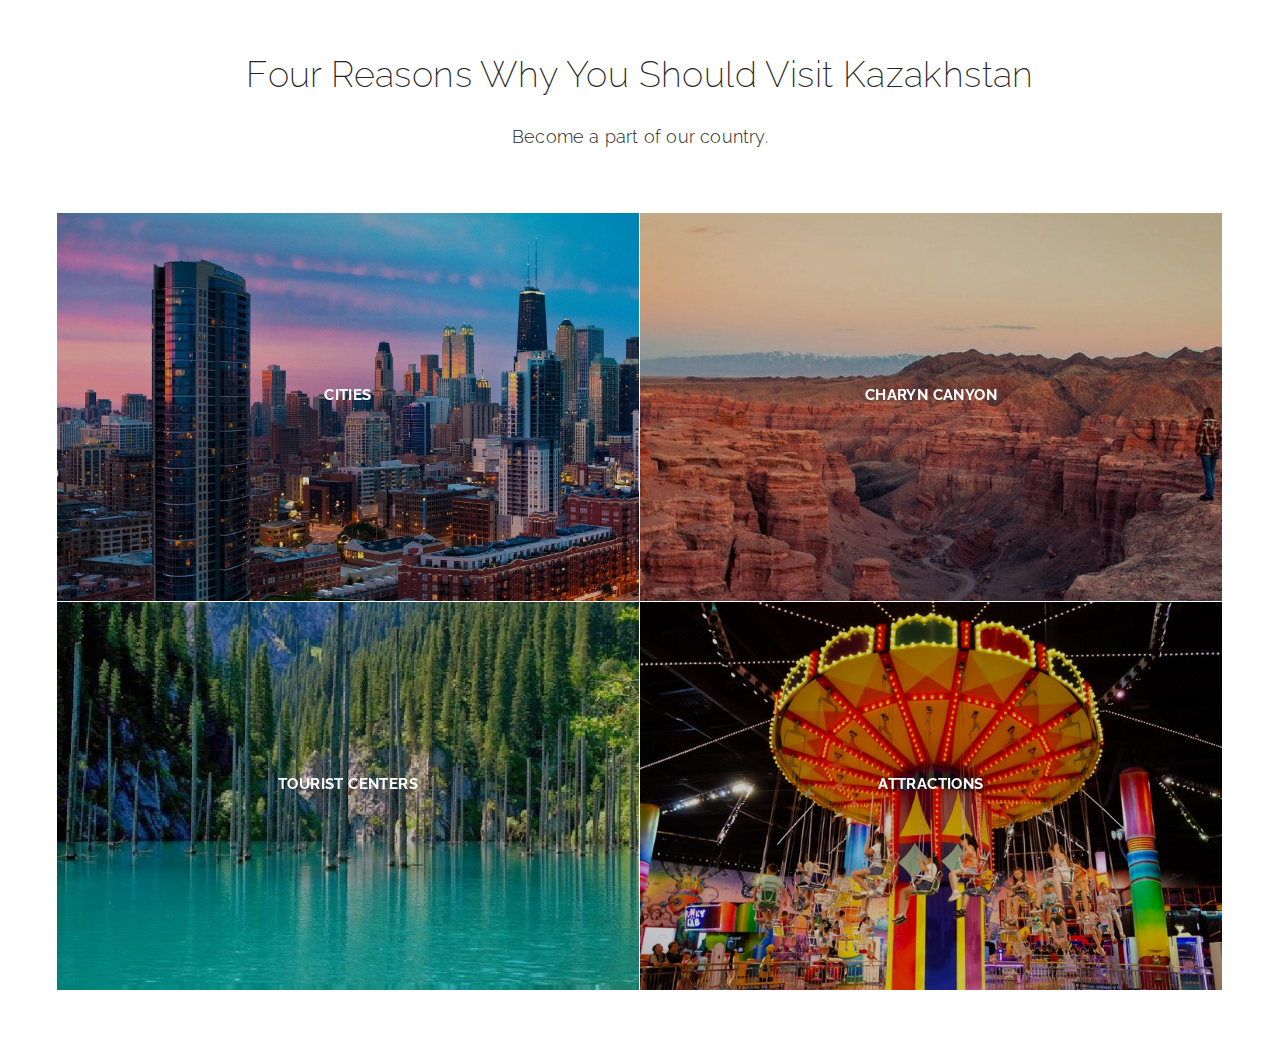
<file: index.html>
<!DOCTYPE html>
<html lang="en">
	<head>
		<meta charset="utf-8">
		<meta name="viewport" content="width=device-width, initial-scale=1">
		<link href="bootstrap.min.css" rel="stylesheet">
		<link href="styleHome.css" rel="stylesheet">
	</head>
	<body>

		<section id="portfolio">
			<div class="container">
			<div class="row">
				<div class="col-lg-12 text-center">
					<div class="section-title">
						<h1>Four Reasons Why You Should Visit Kazakhstan</h1>
						<p>Become a part of our country.</p>
					</div>
				</div>
			</div>

			<div class="row row-0-gutter">
				<div class="col-md-6 col-0-gutter">
					<div class="ot-portfolio-item">
						<figure class="effect-bubba">
							<img src="images/city.jpeg" class="img-responsive" />
							<figcaption>
								<h2>Cities</h2>
								<p>Cities, Population</p>
								<a href="abc/CityofKZ.html"></a>
							</figcaption>
						</figure>
					</div>
				</div>

				<div class="col-md-6 col-0-gutter">
					<div class="ot-portfolio-item">
						<figure class="effect-bubba">
							<img src="images/signature.png" class="img-responsive" />
							<figcaption>
								<h2>Charyn Canyon</h2>
								<p>Advertising</p>
								<a href="desc/index1.html"></a>
							</figcaption>
						</figure>
					</div>
				</div>
			</div>

			<div class="row row-0-gutter">

				<div class="col-md-6 col-0-gutter">
					<div class="ot-portfolio-item">
						<figure class="effect-bubba">
							<img src="images/kayindy.jpg" class="img-responsive" />
							<figcaption>
								<h2>Tourist Centers</h2>
								<p>Names, Prices, Sponsors</p>
								<a href="desc/index2.html"></a>
							</figcaption>
						</figure>
					</div>
				</div>

				<div class="col-md-6 col-0-gutter">
					<div class="ot-portfolio-item">
						<figure class="effect-bubba">
							<img src="images/attractions.jpg" class="img-responsive" />
							<figcaption>
								<h2>Attractions</h2>
								<p>Names, Info</p>
								<a href="abc/attractions.html"></a>
							</figcaption>
						</figure>
					</div>
				</div>
			</div>
		</div>
	</section>
</body>
</html>
</file>
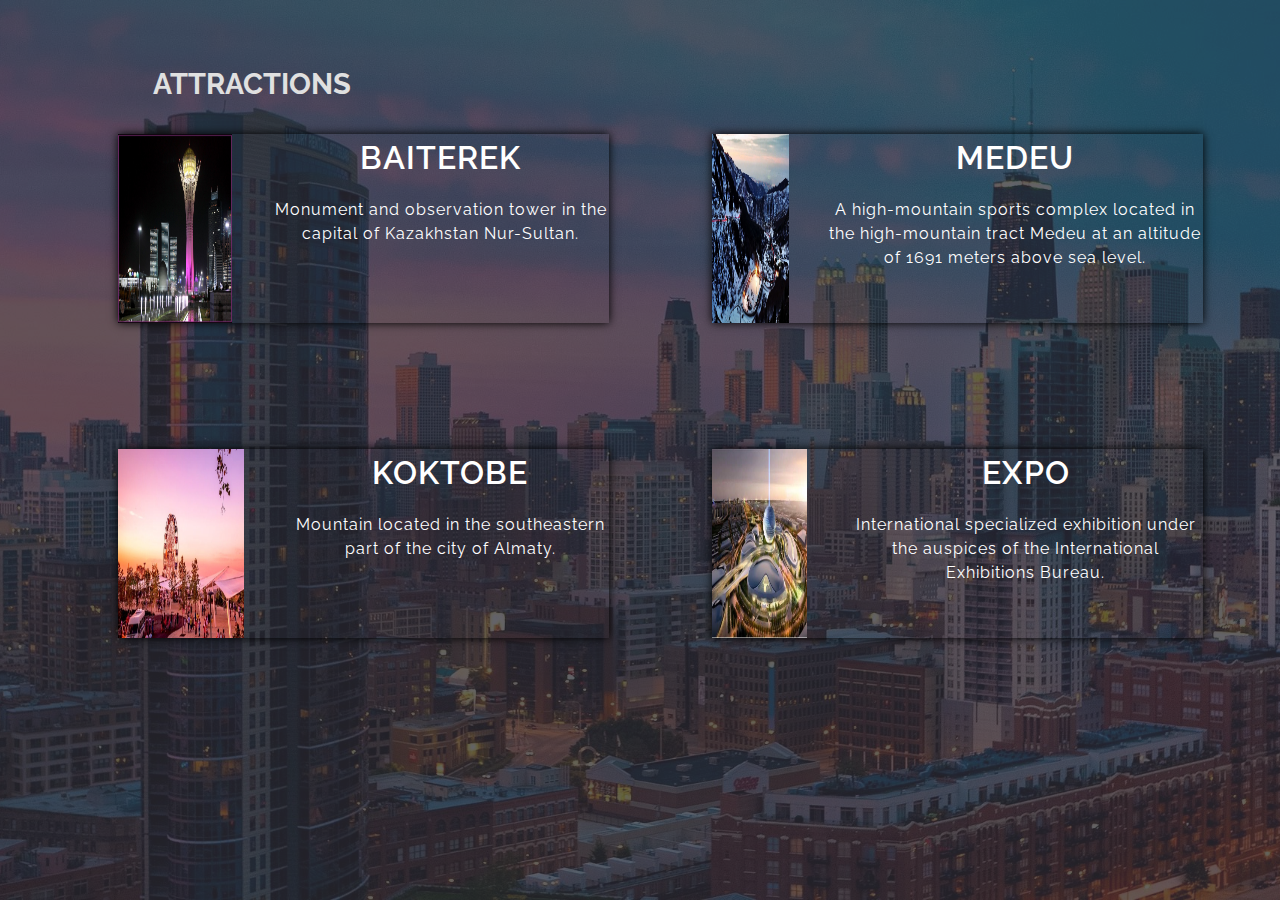
<file: abc/attractions.html>
<!DOCTYPE html>
<html>
<head>
	<meta charset="utf-8">
	<meta name="viewreport" content="width=device-width, initial-scale=1.0">

	<link rel="stylesheet" type="text/css" href="https://stackpath.bootstrapcdn.com/bootstrap/4.3.1/css/bootstrap.min.css" />
	<link href="https://fonts.googleapis.com/css?family=Raleway&display=swap" rel="stylesheet" />
	<link rel="stylesheet" type="text/css" href="stylecity.css" />
</head>
<body>
	<div class="container-fluid banner">
		<div class="row">
			<div class="col-md-12">
				<nav class="navbar navbar-md">
					<div class="navbar-brand">ATTRACTIONS</div>
					<ul class="nav">
						
					</ul>
                    <div class="title">
                    
                    </div>
				</nav>
			</div>
        </div>
            
       <div class="cities">
           <div class="clist" style="margin-top:15px"> 
            <div class="clistthing">
                <div class="imgall">
                    <img src="baiterek.jpg" alt="ala"style="width:85%; height:70%;" >
                </div>
                <div class="text" style="margin-left: 20px;">
                    <p style="font-size: 2em;font-weight: 600">BAITEREK</p>
                    <p>Monument and observation tower in the capital of Kazakhstan Nur-Sultan.</p>
                </div>
            </div>

            <div class="clistthing">
                <div class="imgall">
                    <img src="medeu.jpeg" alt="ast" style="width:85%; height:70%;">
                </div>
                <div class="text">
                    <p style="font-size: 2em;font-weight: 600">MEDEU</p>
                    <p>A high-mountain sports complex located in the high-mountain tract Medeu at an altitude of 1691 meters above sea level.</p>
                </div> 
            </div>
           </div>
                         
           <div class="clist" style="height: 50%;">
                            <div class="clistthing">
                                <div class="imgall">
                                    <img src="koktobe.jpg" src="overlay.png" alt="ala" style="width:85%; height:70%;">
                                </div>
                                <div class="text">
                                    <p style="font-size: 2em;font-weight: 600">KOKTOBE</p>
                                    <p>Mountain located in the southeastern part of the city of Almaty.</p>
                                </div>
                            </div>
            
                            <div class= "clistthing">
                               <div  class="imgall">
                                    <img src="expo.jpg" alt="ala" style="width:85%; height:70%;">
                                </div>
                                <div class="text">
                                    <p style="font-size: 2em;font-weight: 600">EXPO</p>
                                    <p>International specialized exhibition under the auspices of the International Exhibitions Bureau.</p>
                                </div> 
                            </div>
             </div>       
             </div>

</body>
</html>
</file>
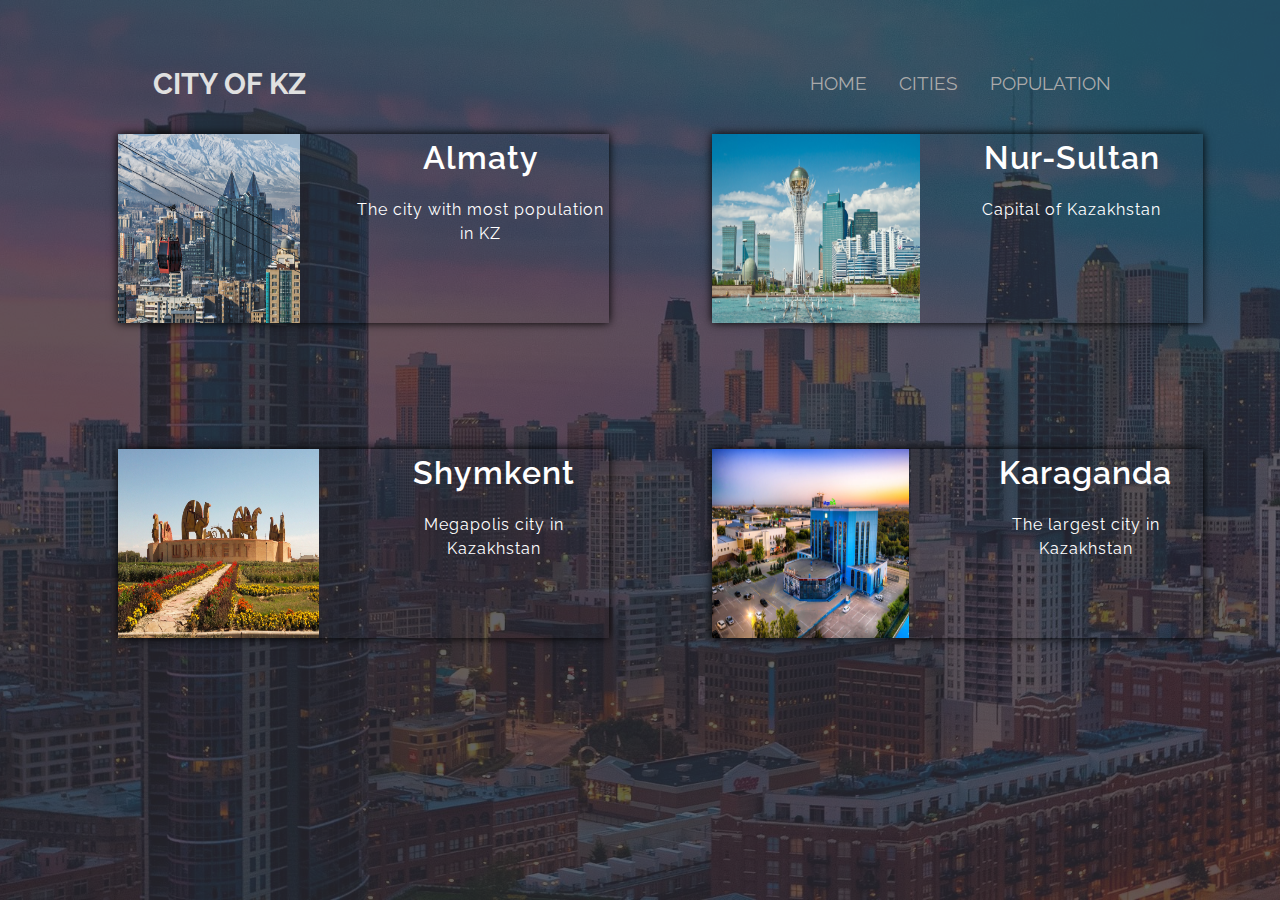
<file: abc/cities.html>
<!DOCTYPE html>
<html>
<head>
	<meta charset="utf-8">
	<meta name="viewreport" content="width=device-width, initial-scale=1.0">
	<title>
		Cities	
	</title>
	<link rel="stylesheet" type="text/css" href="https://stackpath.bootstrapcdn.com/bootstrap/4.3.1/css/bootstrap.min.css" />
	<link href="https://fonts.googleapis.com/css?family=Raleway&display=swap" rel="stylesheet" />
	<link rel="stylesheet" type="text/css" href="stylecity.css" />
</head>
<body>
	<div class="container-fluid banner">
		<div class="row">
			<div class="col-md-12">
				<nav class="navbar navbar-md">
					<div class="navbar-brand">CITY OF KZ</div>
					<ul class="nav">
						<li class="nav-item">
							<a class="nav-link" href="CityofKZ.html">HOME</a>
						</li>
						<li class="nav-item">
							<a class="nav-link" href="#">CITIES</a>
						</li>
						<li class="nav-item">
							<a class="nav-link" href="population.html">POPULATION</a>
						</li>
						
					</ul>

				</nav>
			</div>
        </div>
            
       <div class="cities">
           <div class="clist" style="margin-top:15px"> 
            <div class="clistthing">
                <div class="imgall">
                    <img src="ala.jpg" alt="ala"style="width:85%; height:70%;" >
                </div>
                <div class="text" style="margin-left: 20px;">
                    <p style="font-size: 2em;font-weight: 600">Almaty</p>
                    <p>The city with most population in KZ</p>
                </div>
            </div>

            <div class="clistthing">
                <div class="imgall">
                    <img src="ast.jpg" alt="ast" style="width:85%; height:70%;">
                </div>
                <div class="text">
                    <p style="font-size: 2em;font-weight: 600">Nur-Sultan</p>
                    <p>Capital of Kazakhstan</p>
                </div> 
            </div>
           </div>
                         
           <div class="clist" style="height: 50%;">
                            <div class="clistthing">
                                <div class="imgall">
                                    <img src="shym.jpg" src="overlay.png" alt="ala" style="width:85%; height:70%;">
                                </div>
                                <div class="text">
                                    <p style="font-size: 2em;font-weight: 600">Shymkent</p>
                                    <p>Megapolis city in Kazakhstan</p>
                                </div>
                            </div>
            
                            <div class= "clistthing">
                               <div  class="imgall">
                                    <img src="karag.jpg" alt="ala" style="width:85%; height:70%;">
                                </div>
                                <div class="text">
                                    <p style="font-size: 2em;font-weight: 600">Karaganda</p>
                                    <p>The largest city in Kazakhstan</p>
                                </div> 
                            </div>
             </div>       
             </div>

</body>
</html>
</file>
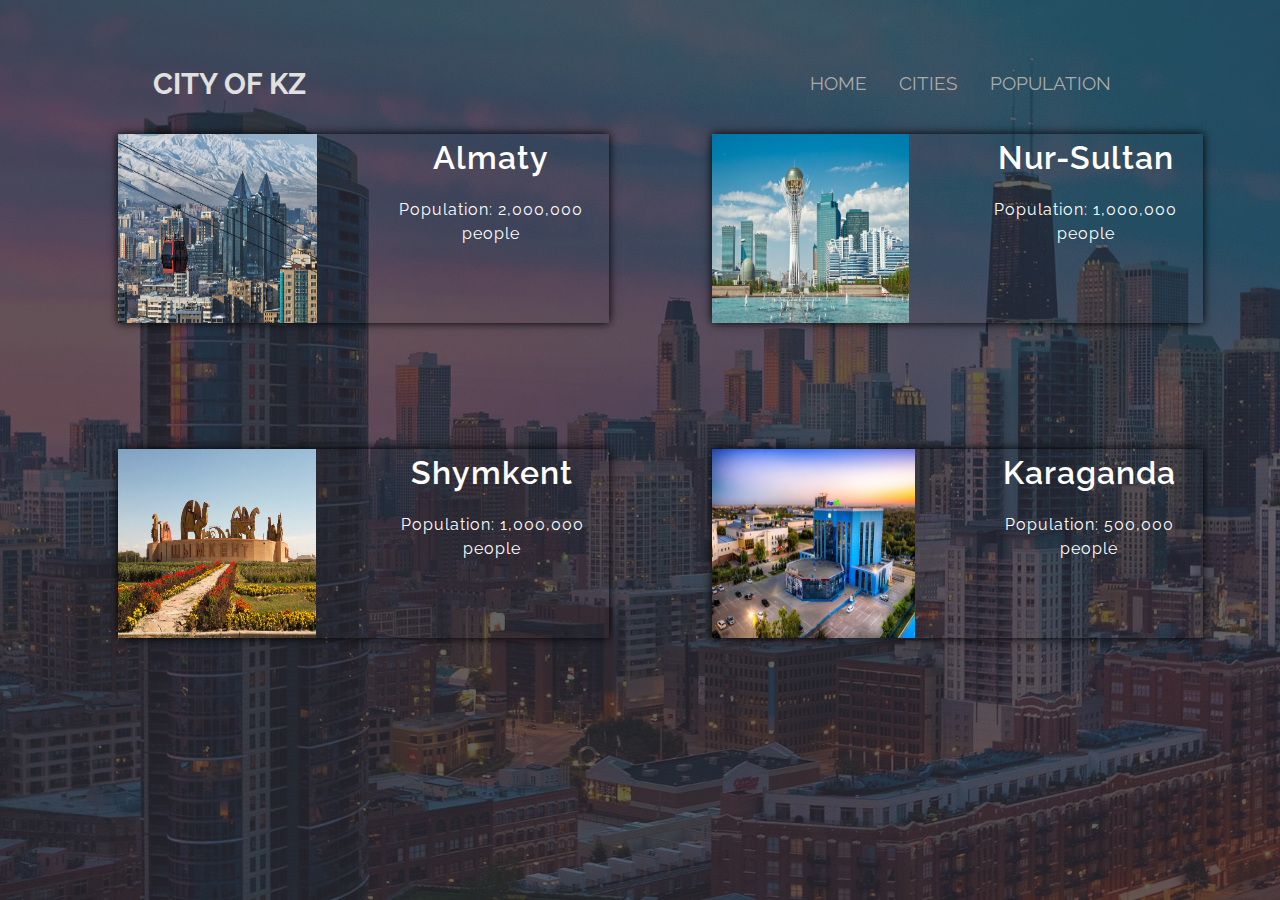
<file: abc/population.html>
<!DOCTYPE html>
<html>
<head>
	<meta charset="utf-8">
	<meta name="viewreport" content="width=device-width, initial-scale=1.0">
	<title>
		Cities	
	</title>
	<link rel="stylesheet" type="text/css" href="https://stackpath.bootstrapcdn.com/bootstrap/4.3.1/css/bootstrap.min.css" />
	<link href="https://fonts.googleapis.com/css?family=Raleway&display=swap" rel="stylesheet" />
	<link rel="stylesheet" type="text/css" href="stylecity.css" />
</head>
<body>
	<div class="container-fluid banner">
		<div class="row">
			<div class="col-md-12">
				<nav class="navbar navbar-md">
					<div class="navbar-brand">CITY OF KZ</div>
					<ul class="nav">
						<li class="nav-item">
							<a class="nav-link" href="CityofKZ.html">HOME</a>
						</li>
						<li class="nav-item">
							<a class="nav-link" href="cities.html">CITIES</a>
						</li>
						<li class="nav-item">
							<a class="nav-link" href="population.html">POPULATION</a>
						</li>
						
					</ul>
  
				</nav>
			</div>
        </div>
            
       <div class="cities">
           <div class="clist" style="margin-top:15px"> 
            <div class="clistthing">
                <div class="imgall">
                    <img src="ala.jpg" alt="ala"style="width:85%; height:70%;" >
                </div>
                <div class="text" style="margin-left: 20px;">
                    <p style="font-size: 2em;font-weight: 600">Almaty</p>
                    <p>Population: 2,000,000 people</p>
                </div>
            </div>

            <div class="clistthing">
                <div class="imgall">
                    <img src="ast.jpg" alt="ast" style="width:85%; height:70%;">
                </div>
                <div class="text">
                    <p style="font-size: 2em;font-weight: 600">Nur-Sultan</p>
                    <p>Population: 1,000,000 people</p>
                </div> 
            </div>
           </div>
                         
           <div class="clist" style="height: 50%;">
                            <div class="clistthing">
                                <div class="imgall">
                                    <img src="shym.jpg" src="overlay.png" alt="ala" style="width:85%; height:70%;">
                                </div>
                                <div class="text">
                                    <p style="font-size: 2em;font-weight: 600">Shymkent</p>
                                    <p>Population: 1,000,000 people</p>
                                </div>
                            </div>
            
                            <div class= "clistthing">
                               <div  class="imgall">
                                    <img src="karag.jpg" alt="ala" style="width:85%; height:70%;">
                                </div>
                                <div class="text">
                                    <p style="font-size: 2em;font-weight: 600">Karaganda</p>
                                    <p>Population: 500,000 people</p>
                                </div> 
                            </div>
             </div>       
             </div>

</body>
</html>
</file>
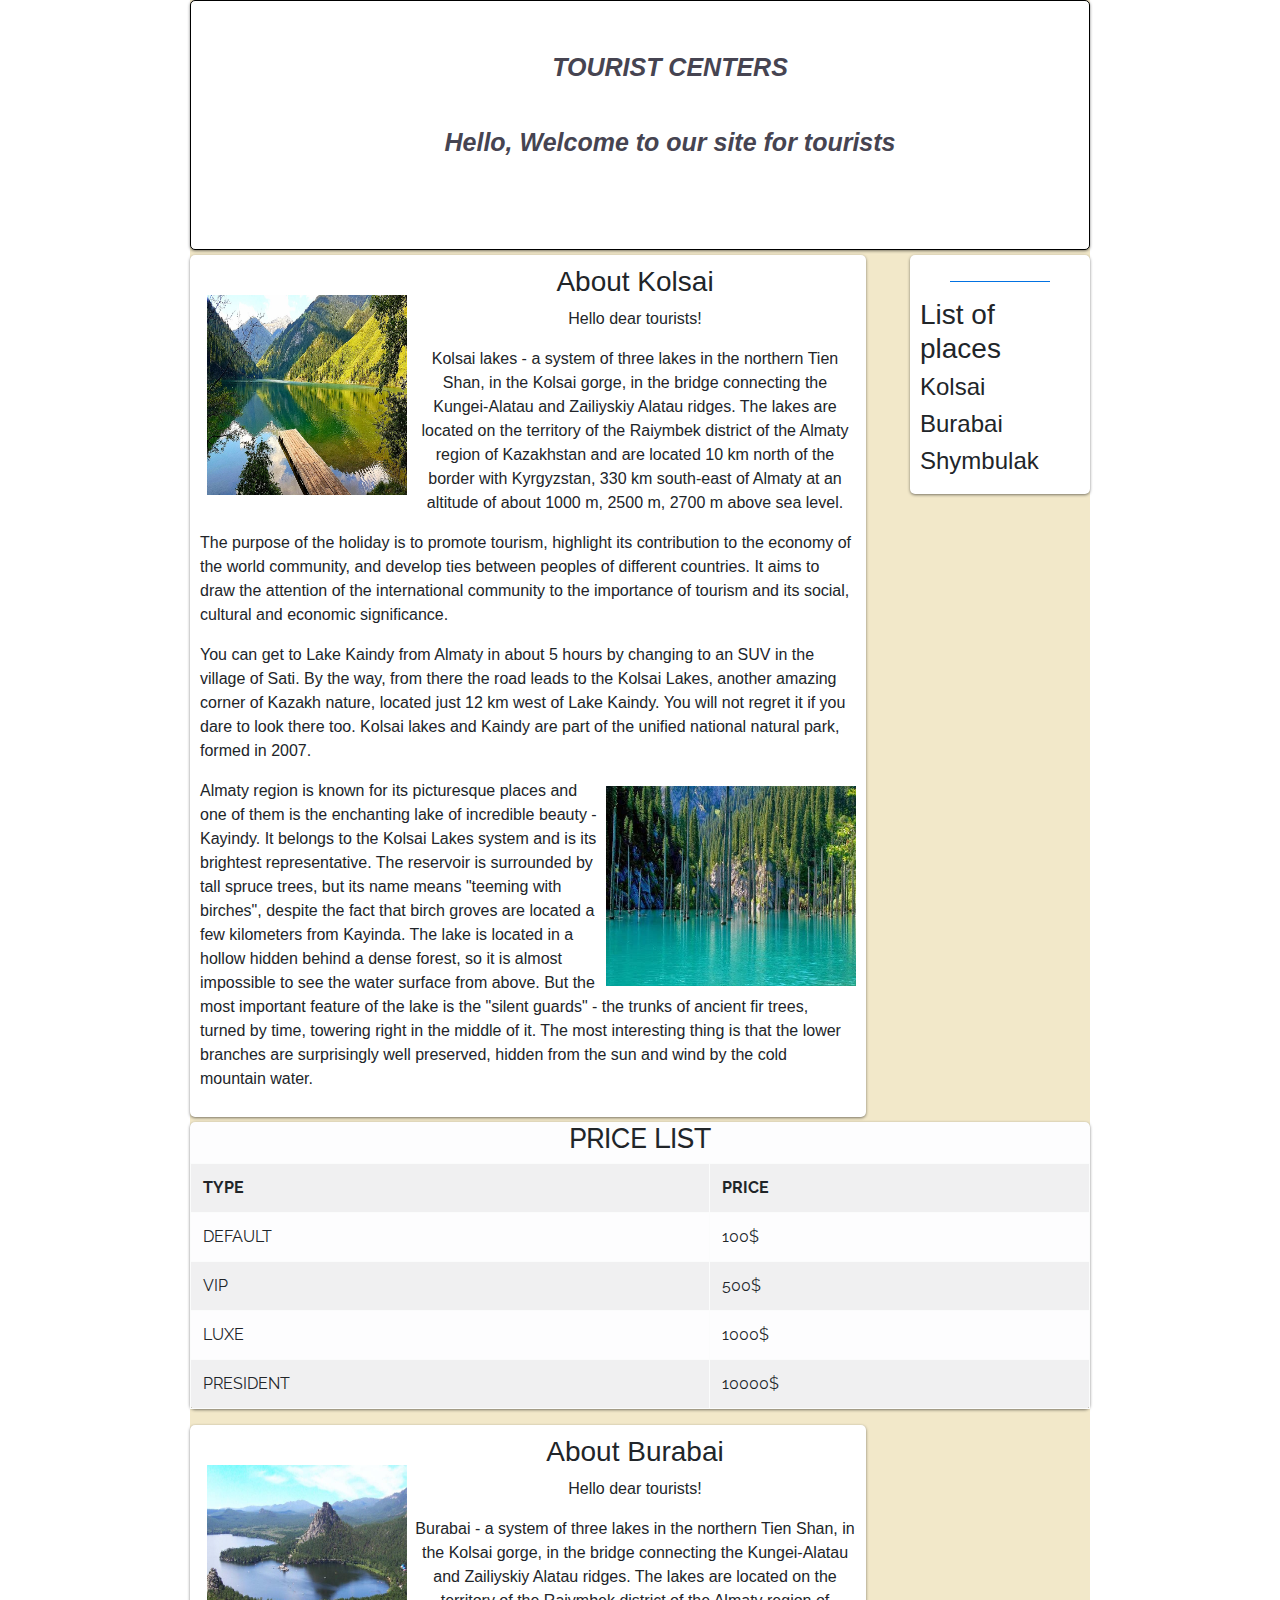
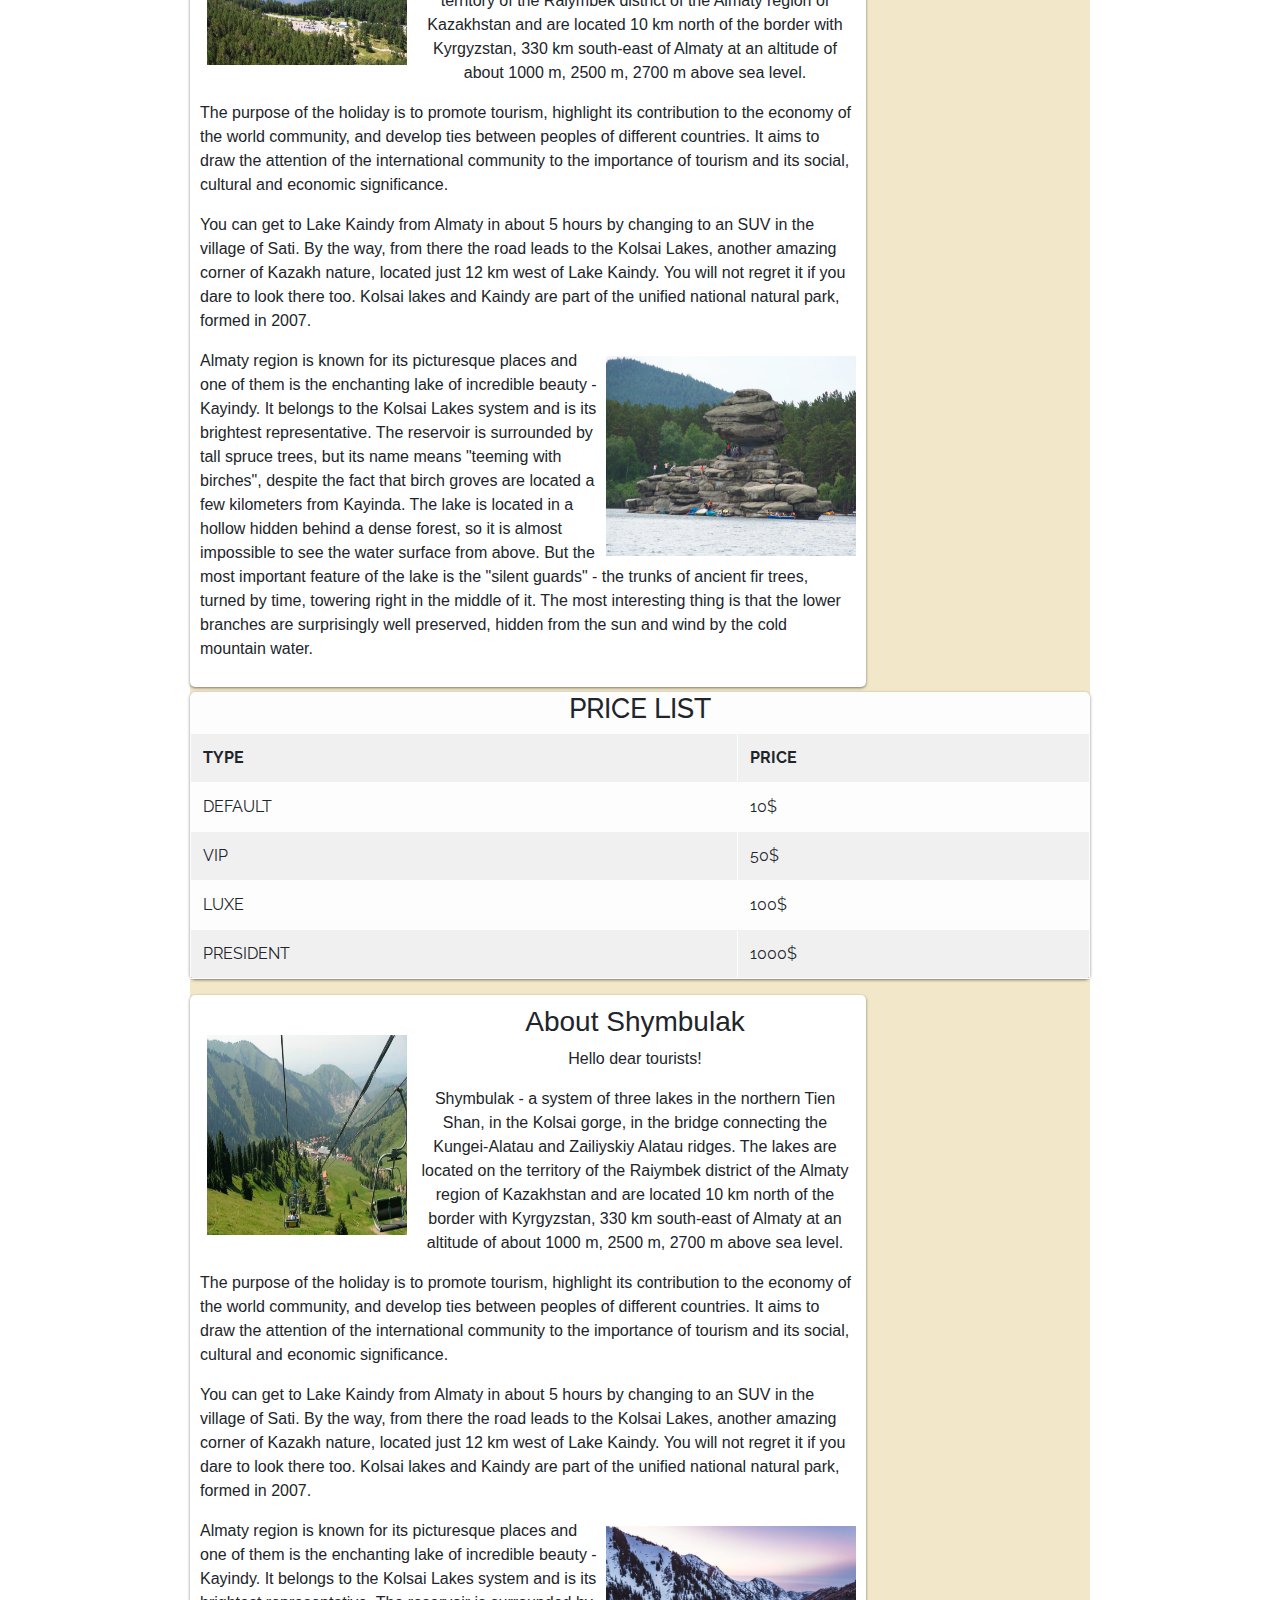
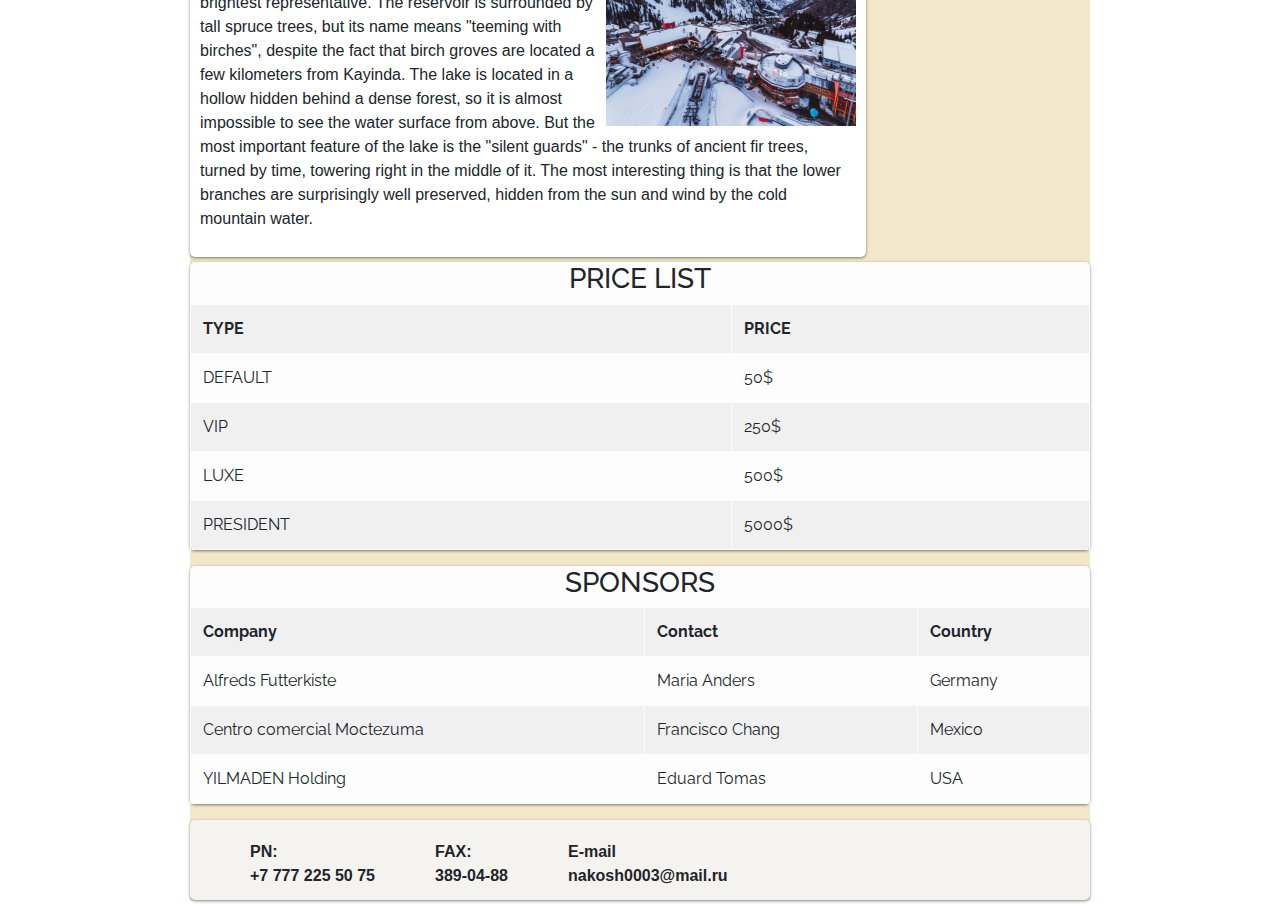
<file: desc/index2.html>
<!DOCTYPE html>
<html lang="ru">

<head>
  <meta charset="utf-8" />


  <link rel="stylesheet" href="index2.css">
  <link rel="stylesheet" type="text/css"
    href="https://stackpath.bootstrapcdn.com/bootstrap/4.3.1/css/bootstrap.min.css" />
  <link href="https://fonts.googleapis.com/css?family=Raleway&display=swap" rel="stylesheet" />

</head>

<body>
  <div id="wrapper">
    <div id="header">



      <br><br>
      <p class="nomer"> TOURIST CENTERS <br> <br> Hello, Welcome to our site for tourists</p>


    </div>
    <div id="sidebar">




      <hr width="100" color="#037FFC" size="5">
      <h3>List of places</h3>
      <h4>Kolsai</h4>
      <h4>Burabai</h4>
      <h4>Shymbulak</h4>
    </div>

    <div id="content">
      <img class="left" src="assets/images/kolsai1.jpg" width="200" height="200">
      <h3 class="aaa">About Kolsai</h3>
      <p class="aaa">Hello dear tourists! </p>
      <p class="aaa">Kolsai lakes - a system of three lakes in the northern Tien Shan, in the Kolsai gorge, in the
        bridge connecting the Kungei-Alatau and Zailiyskiy Alatau ridges. The lakes are located on the territory of the
        Raiymbek district of the Almaty region of Kazakhstan and are located 10 km north of the border with Kyrgyzstan,
        330 km south-east of Almaty at an altitude of about 1000 m, 2500 m, 2700 m above sea level. </p>
      <p>The purpose of the holiday is to promote tourism, highlight its contribution to the economy of the world
        community, and develop ties between peoples of different countries. It aims to draw the attention of the
        international community to the importance of tourism and its social, cultural and economic significance. </p>
      <p>You can get to Lake Kaindy from Almaty in about 5 hours by changing to an SUV in the village of Sati. By the
        way, from there the road leads to the Kolsai Lakes, another amazing corner of Kazakh nature, located just 12 km
        west of Lake Kaindy. You will not regret it if you dare to look there too. Kolsai lakes and Kaindy are part of
        the unified national natural park, formed in 2007. </p>
      <img class="right" src="assets/images/kayindy.jpg" width="250" height="200">

      <p>Almaty region is known for its picturesque places and one of them is the enchanting lake of incredible beauty -
        Kayindy. It belongs to the Kolsai Lakes system and is its brightest representative. The reservoir is surrounded
        by tall spruce trees, but its name means "teeming with birches", despite the fact that birch groves are located
        a few kilometers from Kayinda. The lake is located in a hollow hidden behind a dense forest, so it is almost
        impossible to see the water surface from above. But the most important feature of the lake is the "silent
        guards" - the trunks of ancient fir trees, turned by time, towering right in the middle of it. The most
        interesting thing is that the lower branches are surprisingly well preserved, hidden from the sun and wind by
        the cold mountain water. </p>
    </div>

    <div class="table table-hover table-light table-striped">
      <h3 style="text-align: center;">PRICE LIST</h3>

      <table style="width:100%">
        <tr>
          <th>TYPE</th>
          <th>PRICE</th>
        </tr>
        <tr>
          <td>DEFAULT</td>
          <td>100$</td>
        </tr>
        <tr>
          <td>VIP</td>
          <td>500$</td>
        </tr>
        <tr>
          <td>LUXE</td>
          <td>1000$</td>
        </tr>
        <tr>
          <td>PRESIDENT</td>
          <td>10000$</td>
        </tr>
      </table>
    </div>

    <div id="content">
      <img class="left" src="assets/images/burabai1.jpg" width="200" height="200">
      <h3 class="aaa">About Burabai</h3>
      <p class="aaa">Hello dear tourists! </p>
      <p class="aaa">Burabai - a system of three lakes in the northern Tien Shan, in the Kolsai gorge, in the bridge
        connecting the Kungei-Alatau and Zailiyskiy Alatau ridges. The lakes are located on the territory of the
        Raiymbek district of the Almaty region of Kazakhstan and are located 10 km north of the border with Kyrgyzstan,
        330 km south-east of Almaty at an altitude of about 1000 m, 2500 m, 2700 m above sea level. </p>
      <p>The purpose of the holiday is to promote tourism, highlight its contribution to the economy of the world
        community, and develop ties between peoples of different countries. It aims to draw the attention of the
        international community to the importance of tourism and its social, cultural and economic significance. </p>
      <p>You can get to Lake Kaindy from Almaty in about 5 hours by changing to an SUV in the village of Sati. By the
        way, from there the road leads to the Kolsai Lakes, another amazing corner of Kazakh nature, located just 12 km
        west of Lake Kaindy. You will not regret it if you dare to look there too. Kolsai lakes and Kaindy are part of
        the unified national natural park, formed in 2007. </p>
      <img class="right" src="assets/images/burabai2.jpg" width="250" height="200">

      <p>Almaty region is known for its picturesque places and one of them is the enchanting lake of incredible beauty -
        Kayindy. It belongs to the Kolsai Lakes system and is its brightest representative. The reservoir is surrounded
        by tall spruce trees, but its name means "teeming with birches", despite the fact that birch groves are located
        a few kilometers from Kayinda. The lake is located in a hollow hidden behind a dense forest, so it is almost
        impossible to see the water surface from above. But the most important feature of the lake is the "silent
        guards" - the trunks of ancient fir trees, turned by time, towering right in the middle of it. The most
        interesting thing is that the lower branches are surprisingly well preserved, hidden from the sun and wind by
        the cold mountain water. </p>
    </div>

    <div class="table table-hover table-light table-striped">
      <h3 style="text-align: center;">PRICE LIST</h3>

      <table style="width:100%">
        <tr>
          <th>TYPE</th>
          <th>PRICE</th>
        </tr>
        <tr>
          <td>DEFAULT</td>
          <td>10$</td>
        </tr>
        <tr>
          <td>VIP</td>
          <td>50$</td>
        </tr>
        <tr>
          <td>LUXE</td>
          <td>100$</td>
        </tr>
        <tr>
          <td>PRESIDENT</td>
          <td>1000$</td>
        </tr>
      </table>
    </div>

    <div id="content">
      <img class="left" src="assets/images/shymbulak1.jpg" width="200" height="200">
      <h3 class="aaa">About Shymbulak</h3>
      <p class="aaa">Hello dear tourists! </p>
      <p class="aaa">Shymbulak - a system of three lakes in the northern Tien Shan, in the Kolsai gorge, in the bridge
        connecting the Kungei-Alatau and Zailiyskiy Alatau ridges. The lakes are located on the territory of the
        Raiymbek district of the Almaty region of Kazakhstan and are located 10 km north of the border with Kyrgyzstan,
        330 km south-east of Almaty at an altitude of about 1000 m, 2500 m, 2700 m above sea level. </p>
      <p>The purpose of the holiday is to promote tourism, highlight its contribution to the economy of the world
        community, and develop ties between peoples of different countries. It aims to draw the attention of the
        international community to the importance of tourism and its social, cultural and economic significance. </p>
      <p>You can get to Lake Kaindy from Almaty in about 5 hours by changing to an SUV in the village of Sati. By the
        way, from there the road leads to the Kolsai Lakes, another amazing corner of Kazakh nature, located just 12 km
        west of Lake Kaindy. You will not regret it if you dare to look there too. Kolsai lakes and Kaindy are part of
        the unified national natural park, formed in 2007. </p>
      <img class="right" src="assets/images/shymbulak.jpg" width="250" height="200">

      <p>Almaty region is known for its picturesque places and one of them is the enchanting lake of incredible beauty -
        Kayindy. It belongs to the Kolsai Lakes system and is its brightest representative. The reservoir is surrounded
        by tall spruce trees, but its name means "teeming with birches", despite the fact that birch groves are located
        a few kilometers from Kayinda. The lake is located in a hollow hidden behind a dense forest, so it is almost
        impossible to see the water surface from above. But the most important feature of the lake is the "silent
        guards" - the trunks of ancient fir trees, turned by time, towering right in the middle of it. The most
        interesting thing is that the lower branches are surprisingly well preserved, hidden from the sun and wind by
        the cold mountain water. </p>
    </div>

    <div class="table table-hover table-light table-striped">
      <h3 style="text-align: center;">PRICE LIST</h3>

      <table style="width:100%">
        <tr>
          <th>TYPE</th>
          <th>PRICE</th>
        </tr>
        <tr>
          <td>DEFAULT</td>
          <td>50$</td>
        </tr>
        <tr>
          <td>VIP</td>
          <td>250$</td>
        </tr>
        <tr>
          <td>LUXE</td>
          <td>500$</td>
        </tr>
        <tr>
          <td>PRESIDENT</td>
          <td>5000$</td>
        </tr>
      </table>
    </div>

    <div class="table table-hover table-light table-striped">
      <h3 style="text-align: center;">SPONSORS</h3>

      <table style="width:100%">
        <tr>
          <th>Company</th>
          <th>Contact</th>
          <th>Country</th>
        </tr>
        <tr>
          <td>Alfreds Futterkiste</td>
          <td>Maria Anders</td>
          <td>Germany</td>
        </tr>
        <tr>
          <td>Centro comercial Moctezuma</td>
          <td>Francisco Chang</td>
          <td>Mexico</td>
        </tr>
        <tr>
          <td>YILMADEN Holding</td>
          <td>Eduard Tomas</td>
          <td>USA</td>
        </tr>
      </table>
    </div>




    <div class="clear"></div>
    <div id="footer">
      <p class="text"><strong>PN:<br>+7 777 225 50 75</strong> </p>
      <p class="text"><strong>FAX:<br> 389-04-88</strong></p>
      <p class="text"><strong>E-mail<br>nakosh0003@mail.ru</strong></p>

    </div>
  </div>
</body>

</html>
</file>
<file: styleHome.css>
@import url(http://fonts.googleapis.com/css?family=Roboto:400|Raleway:200,300,400,500,700,900);

body {
	margin: 0px;
	font-family: "Raleway", Sans-serif;
}

h1, h2 {
	font-weight: 200;
	letter-spacing: 0.4px;
	font-family: "Raleway", Sans-serif;
	color: #232323;
}

p {
	font-family: 'Raleway', sans-serif;
	font-size: 17px;
	font-weight: 300;
	line-height: 28px;
	letter-spacing: 0.2px;
	color: #252525;
}

a:hover, a:focus, a:active, a.active {
    color: #fec503;
}
a, a:hover, a:focus, a:active, a.active {
    outline: 0;
}

::selection {
    text-shadow: none;
    background: #fed136;
}

@media (min-width: 768px) {
	section {
	    padding: 150px 0;
	}
}

section {
	padding: 35px 0 60px;
}


.row-0-gutter {
    margin-left: -13px;
    margin-right: -13px;
}

.col-0-gutter {
	padding-left: 0;
	padding-right: 0;
}

.section-title {
	padding-bottom: 30px;
}

.section-title h2 {
	font-size: 45px;
	text-transform: uppercase;
}

.section-title p {
	font-size: 18px;
	font-weight: 300;
	line-height: 33px;
	margin: 25px 100px 30px 100px;
}


figure {
	position: relative;
    overflow: hidden;
    margin: 0 1px 1px 0;
    background: #726FB9;
    text-align: center;
    cursor: pointer;	
}

figcaption {
    position: absolute;
    top: 0;
    left: 0;
    width: 100%;
    height: 100%;	
}

.ot-portfolio-item figure figcaption > a {
    z-index: 1000;
    text-indent: 200%;
    white-space: nowrap;
    font-size: 0;
    opacity: 0;
}
.ot-portfolio-item figure figcaption, .ot-portfolio-item figure figcaption > a {
    position: absolute;
    top: 0;
    left: 0;
    width: 100%;
    height: 100%;
}

figure.effect-bubba {
	background: #000;
	margin-bottom: 1px;
}

figure.effect-bubba img {
	opacity: 0.8;
	-webkit-transition: opacity 0.35s;
	transition: opacity 0.35s;
}

figure.effect-bubba:hover img {
	opacity: 0.4;
}

figure.effect-bubba figcaption::before,
figure.effect-bubba figcaption::after {
	position: absolute;
	top: 30px;
	right: 30px;
	bottom: 30px;
	left: 30px;
	content: '';
	opacity: 0;
	-webkit-transition: opacity 0.35s, -webkit-transform 0.35s;
	transition: opacity 0.35s, transform 0.35s;
}

figure.effect-bubba figcaption::before {
	border-top: 1px solid #fff;
	border-bottom: 1px solid #fff;
	-webkit-transform: scale(0,1);
	transform: scale(0,1);
}

figure.effect-bubba figcaption::after {
	border-right: 1px solid #fff;
	border-left: 1px solid #fff;
	-webkit-transform: scale(1,0);
	transform: scale(1,0);
}

figure.effect-bubba h2 {
    color: #fff;
    font-size: 15px;
    font-weight: 700;
    text-transform: uppercase;
	padding-top: 30%;
	-webkit-transition: -webkit-transform 0.35s;
	transition: transform 0.35s;
	-webkit-transform: translate3d(0,-20px,0);
	transform: translate3d(0,-20px,0);
}

figure.effect-bubba p {
    color: #fff;
    font-size: 13px;
    font-weight: 500;
	padding: 20px 2.5em;
	opacity: 0;
	-webkit-transition: opacity 0.35s, -webkit-transform 0.35s;
	transition: opacity 0.35s, transform 0.35s;
	-webkit-transform: translate3d(0,20px,0);
	transform: translate3d(0,20px,0);
}

figure.effect-bubba:hover figcaption::before,
figure.effect-bubba:hover figcaption::after {
	opacity: 1;
	-webkit-transform: scale(1);
	transform: scale(1);
}

figure.effect-bubba:hover h2,
figure.effect-bubba:hover p {
	opacity: 1;
	-webkit-transform: translate3d(0,0,0);
	transform: translate3d(0,0,0);
}
</file>
<file: abc/stylecity.css>
body{
	margin:0;
	padding:0;
	background:#fff;
	font-family: 'Raleway',sans-serif;
	color: #fff;
	/* height: auto; */
}
.banner{
	height: 100vh;
	width: 100%;
	background:url('overlay.png'),url('city.jpeg');
	background-position:center;
	background-size:cover;
	/*background-attachment: fixed;*/
	background-repeat: no-repeat;
	/* height: 200%; */
	background-position:scroll;
}
.banner .navbar{
	margin-top:4%;

}
.banner .navbar-brand{
	color:#E0E0E0;
	font-size:1.8em;
	font-weight: 700;
	margin-left: 10%;

}
.banner .navbar-brand:hover{
    color: #fff;
}
.banner .title{
	font-size:1.8em;
	font-weight: 550;
	margin-top: 20px;
	margin-left: 6%;
}
.banner .nav{
	margin-right:10%; 
}
.banner .nav-link{
	color:#aaa;
	font-size: 1.2em;
	transition: 0.4s;
}
.banner .nav-link:hover{
	color:#fff;
}
.banner .nav-link::after {
    content: '';
    width: 0%;
    height: 2px;
    background: #f44336;
    display: block;
    margin: auto;
    transition: 0.4s;
}
.banner .nav-link:hover::after {
	width: 100%;
}
.nav-link :hover{
	color: #fff;
} 
.banner .info{
	margin-top:12.5%;
	transform: translateY(-15%);
}
.banner .info h1{
	font-size: 2.5em;
	font-weight: 1000;
	color: #fff;
	letter-spacing: 3px;
}
.banner .info p{
	font-size: 2em;
	font-weight: 500;
	color: #aaa;
	letter-spacing: 1px;
}
.banner .info a{
	margin-left:50%;
	transform: translateX(-50%);
	/*background: #e91d43;*/
	padding:10px 20px; 
	font-size: 2em; 
	font-weight: 600;
}
.banner .info a:hover{
	color:black;
	/*background: #e91e63;*/
}
.cities{
	width: 95%;
	height: 70%;
	/* border:1px black solid; */
}
.clist{
  display:flex;
  flex-direction: row;
  /* border:1px black solid; */
  width: 100%;
  height: 50%;
}
.clistthing{
	display:flex;
	flex-direction: row;
	margin-left: 103px;
	box-shadow:0 0 9px rgb(0, 0, 0);
	width: 100%;
	height: 60%;
}
.text{
	letter-spacing: 1px;
	font-family:'Raleway',sans-serif;
	margin-left: 25px;
	text-align: center;
}
.imgall{
	width:50%;
	height:143%;
}
</file>
<file: desc/index2.css>
body{
    background:#c0c0c0; 
  }
  
  #wrapper{ 
    width: 900px;
    margin: 0 auto;
    background:#f2e8c9;
  }
  
  
  
  #header{
  position:relative; 
    height: 250px; 
    background-color: #ffffff;
    margin-bottom: 5px; 
    border-radius: 5px;
    box-shadow: rgba(0,0,0,0.5) 0px 1px 3px; 
    display: flex;
    flex-direction: column;
    border:1px solid black;
  }
  img{ 
  float: left;
    margin: -40px 0 0 0;} 
  h1{ 
    margin:0 0 10px 40px; 
    color:hsl(249, 9%, 29%);; 
  }
  .nomer{ 
   margin-left: 60px;
    top:5px; 
    left:680px; 
    font-size: 25px;
    font-style:italic; 
    font-weight:bold;
    color:#464451; 
    text-align: center;
  }
  
  
  
  #sidebar{
    background-color: #ffffff; 
    width: 180px; 
    padding: 10px;
    float: right; 
    border-radius: 5px;
    box-shadow: rgba(0,0,0,0.5) 0px 1px 3px;
  }
  .marcer{ 
    float: left; 
    margin: 5px 5px 0 0; 
  }
  
  
  #content{
    margin-bottom: 5px; 
    width: 676px; 
    padding: 10px; 
    background: #ffffff;
    border-radius: 5px;
    box-shadow: rgba(0,0,0,0.5) 0px 1px 3px;
  }
  .left{
    float: left;
    margin: 30px 7px 7px 7px;
  }
  .right{ 
    float: right;
    margin: 7px 0 7px 7px;
  }
  
  
  #footer{ 
    background-color: hsl(36, 20%, 95%);
    display: flex;
    flex-direction: row;
    height:80px; 
    margin-bottom: 10px; 
    border-radius: 5px; 
    box-shadow: rgba(0,0,0,0.5) 0px 1px 3px; 
  }
  .clear{ 
    clear: both;
  }
  
  
  .imgimg{
      margin-top: 25px;
      margin-left: 25px;
  } 
  .text{
      float:left;
    margin:20px 0 0 60px;
  }
  .aaa{
      text-align: center;
  }
  .img{
      margin-top: 25px;
      margin-left: 50px;
      margin-right: 25px;
  }
  .table{
    margin-bottom: 10px; 
    border-radius: 5px; 
    box-shadow: rgba(0,0,0,0.5) 0px 1px 3px;
    font-family: 'Raleway',sans-serif;
  }
  table, th, td {
    border:1px solid black;
  }
</file>
